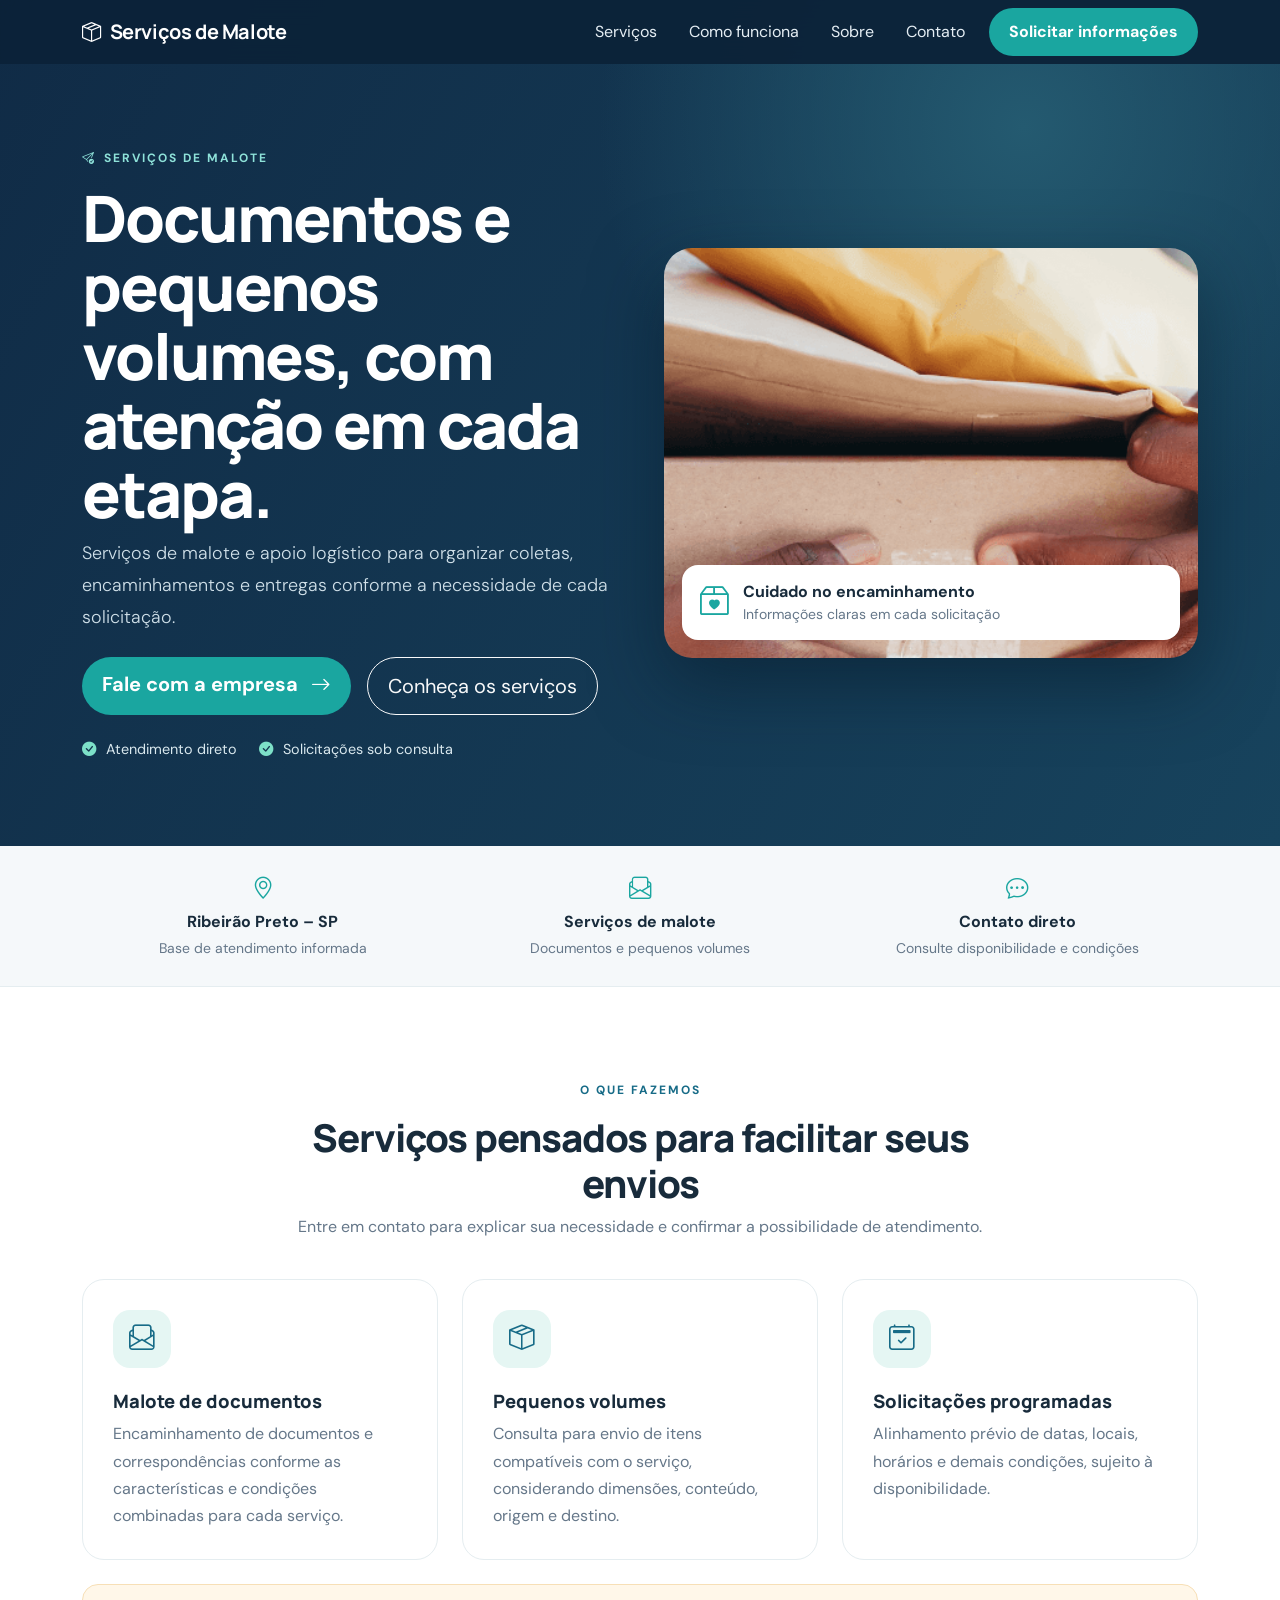
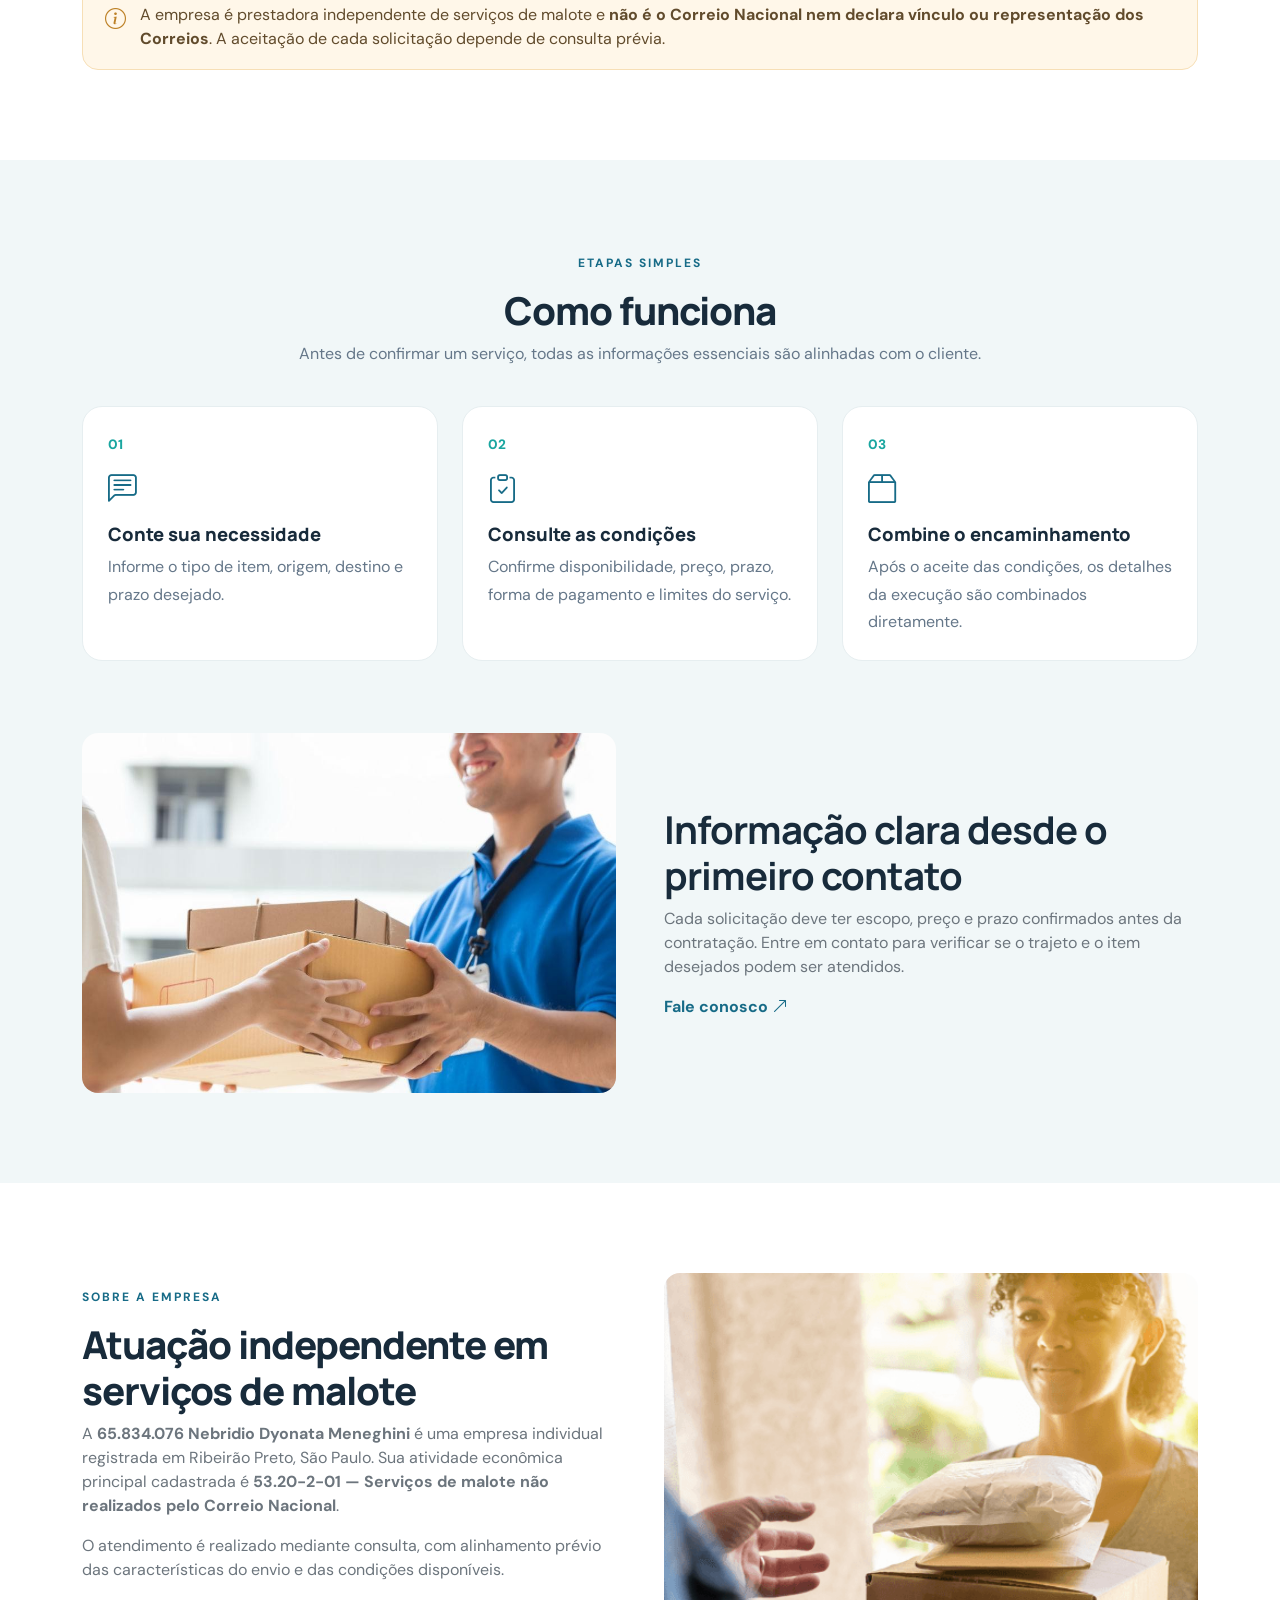
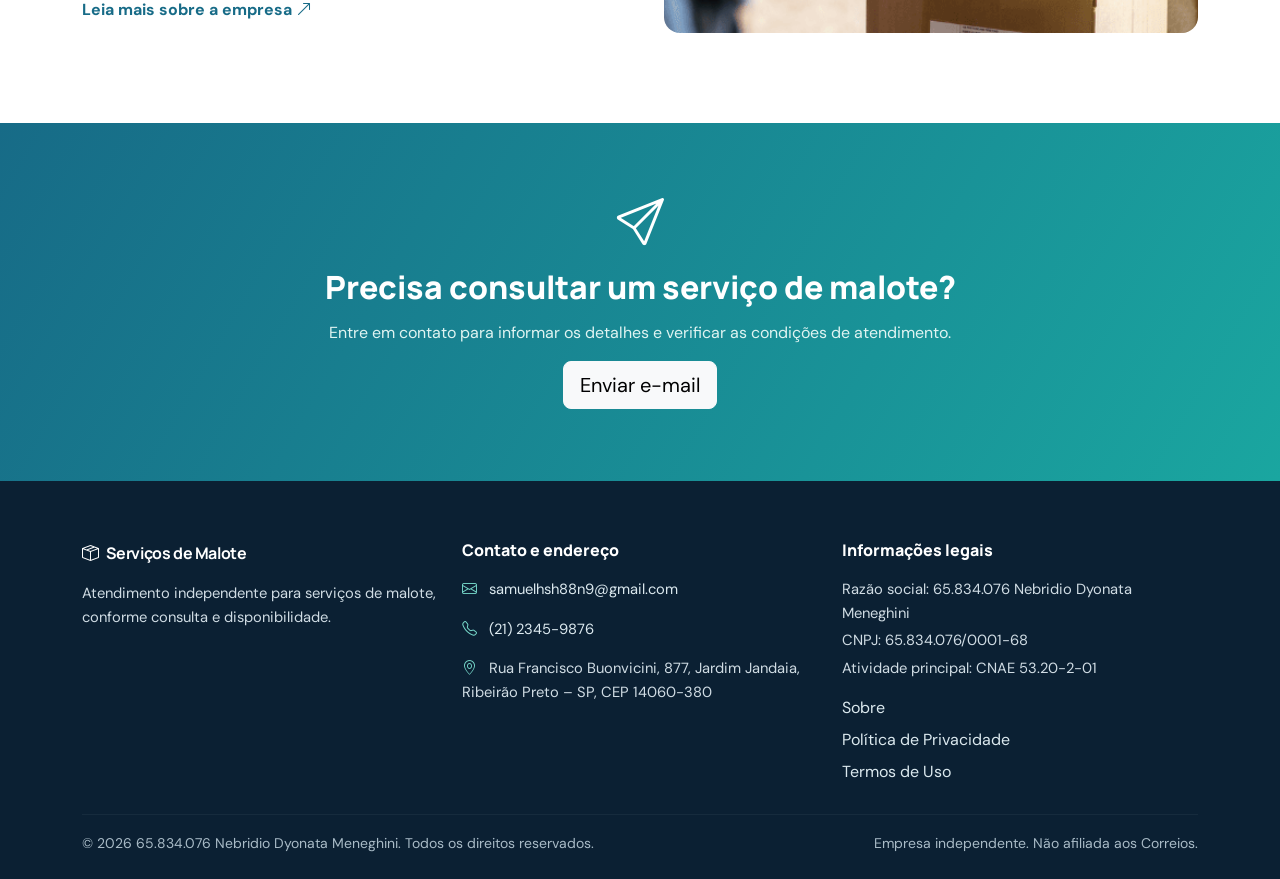
<file: index.html>
<!doctype html>
<html lang="pt-BR">
<head>
  <meta charset="utf-8">
  <meta name="viewport" content="width=device-width, initial-scale=1">
  <meta name="description" content="Serviços de malote e apoio logístico para envio e entrega de documentos e pequenos volumes em Ribeirão Preto e região.">
  <meta name="theme-color" content="#102b46">
  <title>Serviços de Malote | 65.834.076 Nebridio Dyonata Meneghini</title>
  <link href="https://cdn.jsdelivr.net/npm/bootstrap@5.3.3/dist/css/bootstrap.min.css" rel="stylesheet">
  <link href="https://cdn.jsdelivr.net/npm/bootstrap-icons@1.11.3/font/bootstrap-icons.min.css" rel="stylesheet">
  <link href="style.css" rel="stylesheet">
</head>
<body>
<nav class="navbar navbar-expand-lg navbar-dark fixed-top">
  <div class="container">
    <a class="navbar-brand fw-bold" href="#inicio"><i class="bi bi-box-seam me-2"></i>Serviços de Malote</a>
    <button class="navbar-toggler" type="button" data-bs-toggle="collapse" data-bs-target="#menu" aria-label="Abrir menu"><span class="navbar-toggler-icon"></span></button>
    <div class="collapse navbar-collapse" id="menu">
      <ul class="navbar-nav ms-auto align-items-lg-center gap-lg-3">
        <li class="nav-item"><a class="nav-link" href="#servicos">Serviços</a></li>
        <li class="nav-item"><a class="nav-link" href="#como-funciona">Como funciona</a></li>
        <li class="nav-item"><a class="nav-link" href="#sobre">Sobre</a></li>
        <li class="nav-item"><a class="nav-link" href="#contato">Contato</a></li>
        <li class="nav-item"><a class="btn btn-accent" href="mailto:samuelhsh88n9@gmail.com">Solicitar informações</a></li>
      </ul>
    </div>
  </div>
</nav>

<header id="inicio" class="hero">
  <div class="container">
    <div class="row align-items-center g-5">
      <div class="col-lg-6">
        <span class="eyebrow"><i class="bi bi-send-check me-2"></i>Serviços de malote</span>
        <h1>Documentos e pequenos volumes, com atenção em cada etapa.</h1>
        <p class="lead">Serviços de malote e apoio logístico para organizar coletas, encaminhamentos e entregas conforme a necessidade de cada solicitação.</p>
        <div class="d-flex flex-wrap gap-3 mt-4">
          <a class="btn btn-accent btn-lg" href="#contato">Fale com a empresa <i class="bi bi-arrow-right ms-2"></i></a>
          <a class="btn btn-outline-light btn-lg" href="#servicos">Conheça os serviços</a>
        </div>
        <div class="hero-points mt-4"><span><i class="bi bi-check-circle-fill"></i> Atendimento direto</span><span><i class="bi bi-check-circle-fill"></i> Solicitações sob consulta</span></div>
      </div>
      <div class="col-lg-6"><div class="hero-image"><img src="imagens/malote-banner.png" alt="Pacote sendo preparado para envio"><div class="image-note"><i class="bi bi-box2-heart"></i><span><strong>Cuidado no encaminhamento</strong><small>Informações claras em cada solicitação</small></span></div></div></div>
    </div>
  </div>
</header>

<section class="trust-strip"><div class="container"><div class="row g-3 text-center">
  <div class="col-md-4"><i class="bi bi-geo-alt"></i><strong>Ribeirão Preto – SP</strong><small>Base de atendimento informada</small></div>
  <div class="col-md-4"><i class="bi bi-envelope-paper"></i><strong>Serviços de malote</strong><small>Documentos e pequenos volumes</small></div>
  <div class="col-md-4"><i class="bi bi-chat-dots"></i><strong>Contato direto</strong><small>Consulte disponibilidade e condições</small></div>
</div></div></section>

<section id="servicos" class="section-pad"><div class="container">
  <div class="section-heading text-center"><span class="eyebrow dark">O que fazemos</span><h2>Serviços pensados para facilitar seus envios</h2><p>Entre em contato para explicar sua necessidade e confirmar a possibilidade de atendimento.</p></div>
  <div class="row g-4 mt-2">
    <div class="col-md-4"><article class="service-card"><div class="icon-box"><i class="bi bi-envelope-paper"></i></div><h3>Malote de documentos</h3><p>Encaminhamento de documentos e correspondências conforme as características e condições combinadas para cada serviço.</p></article></div>
    <div class="col-md-4"><article class="service-card"><div class="icon-box"><i class="bi bi-box-seam"></i></div><h3>Pequenos volumes</h3><p>Consulta para envio de itens compatíveis com o serviço, considerando dimensões, conteúdo, origem e destino.</p></article></div>
    <div class="col-md-4"><article class="service-card"><div class="icon-box"><i class="bi bi-calendar2-check"></i></div><h3>Solicitações programadas</h3><p>Alinhamento prévio de datas, locais, horários e demais condições, sujeito à disponibilidade.</p></article></div>
  </div>
  <div class="notice mt-4"><i class="bi bi-info-circle"></i><p class="mb-0">A empresa é prestadora independente de serviços de malote e <strong>não é o Correio Nacional nem declara vínculo ou representação dos Correios</strong>. A aceitação de cada solicitação depende de consulta prévia.</p></div>
</div></section>

<section id="como-funciona" class="section-pad section-soft"><div class="container">
  <div class="section-heading text-center"><span class="eyebrow dark">Etapas simples</span><h2>Como funciona</h2><p>Antes de confirmar um serviço, todas as informações essenciais são alinhadas com o cliente.</p></div>
  <div class="row g-4 mt-2">
    <div class="col-md-4"><div class="step"><span>01</span><i class="bi bi-chat-left-text"></i><h3>Conte sua necessidade</h3><p>Informe o tipo de item, origem, destino e prazo desejado.</p></div></div>
    <div class="col-md-4"><div class="step"><span>02</span><i class="bi bi-clipboard-check"></i><h3>Consulte as condições</h3><p>Confirme disponibilidade, preço, prazo, forma de pagamento e limites do serviço.</p></div></div>
    <div class="col-md-4"><div class="step"><span>03</span><i class="bi bi-box2"></i><h3>Combine o encaminhamento</h3><p>Após o aceite das condições, os detalhes da execução são combinados diretamente.</p></div></div>
  </div>
  <div class="row align-items-center g-5 mt-4"><div class="col-lg-6"><img class="rounded-4 section-image" src="imagens/entrega-caixa.jpg" alt="Entrega de uma caixa ao destinatário"></div><div class="col-lg-6"><h2 class="h2 fw-bold">Informação clara desde o primeiro contato</h2><p class="text-secondary">Cada solicitação deve ter escopo, preço e prazo confirmados antes da contratação. Entre em contato para verificar se o trajeto e o item desejados podem ser atendidos.</p><a class="text-link" href="#contato">Fale conosco <i class="bi bi-arrow-up-right"></i></a></div></div>
</div></section>

<section id="sobre" class="section-pad"><div class="container"><div class="row align-items-center g-5">
  <div class="col-lg-6"><span class="eyebrow dark">Sobre a empresa</span><h2>Atuação independente em serviços de malote</h2><p class="text-secondary">A <strong>65.834.076 Nebridio Dyonata Meneghini</strong> é uma empresa individual registrada em Ribeirão Preto, São Paulo. Sua atividade econômica principal cadastrada é <strong>53.20-2-01 — Serviços de malote não realizados pelo Correio Nacional</strong>.</p><p class="text-secondary">O atendimento é realizado mediante consulta, com alinhamento prévio das características do envio e das condições disponíveis.</p><a href="sobre.html" class="text-link">Leia mais sobre a empresa <i class="bi bi-arrow-up-right"></i></a></div>
  <div class="col-lg-6"><img class="rounded-4 section-image" src="imagens/entrega-cliente.png" alt="Entrega de pacote diretamente ao cliente"></div>
</div></div></section>

<section class="cta"><div class="container text-center"><i class="bi bi-send display-5"></i><h2>Precisa consultar um serviço de malote?</h2><p>Entre em contato para informar os detalhes e verificar as condições de atendimento.</p><a class="btn btn-light btn-lg" href="mailto:samuelhsh88n9@gmail.com">Enviar e-mail</a></div></section>

<footer id="contato" class="footer"><div class="container">
  <div class="row g-4">
    <div class="col-lg-4"><a class="navbar-brand text-white fw-bold" href="#inicio"><i class="bi bi-box-seam me-2"></i>Serviços de Malote</a><p class="footer-muted mt-3">Atendimento independente para serviços de malote, conforme consulta e disponibilidade.</p></div>
    <div class="col-md-4 col-lg-4"><h3>Contato e endereço</h3><p><i class="bi bi-envelope"></i> <a href="mailto:samuelhsh88n9@gmail.com">samuelhsh88n9@gmail.com</a></p><p><i class="bi bi-telephone"></i> <a href="tel:+552123459876">(21) 2345-9876</a></p><p><i class="bi bi-geo-alt"></i> Rua Francisco Buonvicini, 877, Jardim Jandaia, Ribeirão Preto – SP, CEP 14060-380</p></div>
    <div class="col-md-4 col-lg-4"><h3>Informações legais</h3><p class="mb-1">Razão social: 65.834.076 Nebridio Dyonata Meneghini</p><p class="mb-1">CNPJ: 65.834.076/0001-68</p><p class="mb-1">Atividade principal: CNAE 53.20-2-01</p><div class="footer-links mt-3"><a href="sobre.html">Sobre</a><a href="privacidade.html">Política de Privacidade</a><a href="termos.html">Termos de Uso</a></div></div>
  </div><hr><div class="d-flex flex-wrap justify-content-between gap-2 footer-muted"><small>© <span id="year"></span> 65.834.076 Nebridio Dyonata Meneghini. Todos os direitos reservados.</small><small>Empresa independente. Não afiliada aos Correios.</small></div>
</div></footer>
<script src="https://cdn.jsdelivr.net/npm/bootstrap@5.3.3/dist/js/bootstrap.bundle.min.js"></script><script>document.getElementById('year').textContent=new Date().getFullYear();</script>
</body></html>
</file>
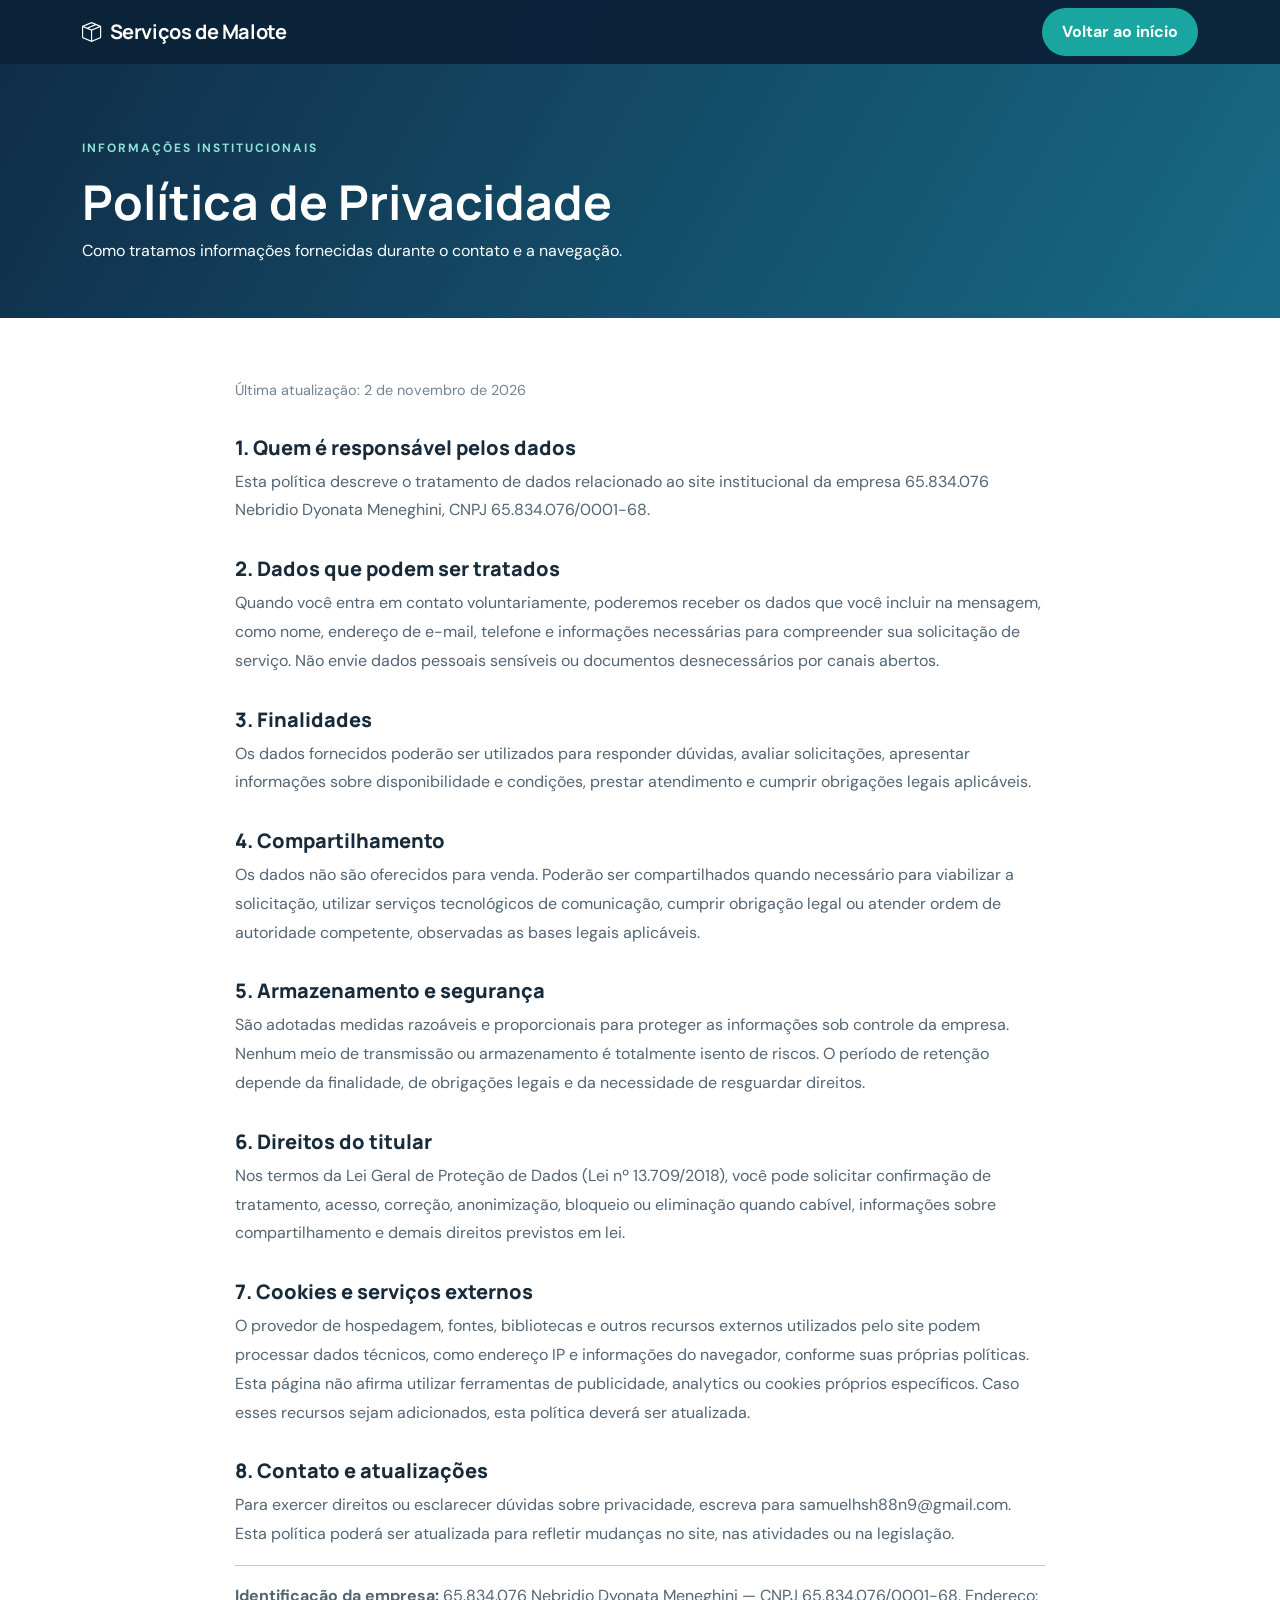
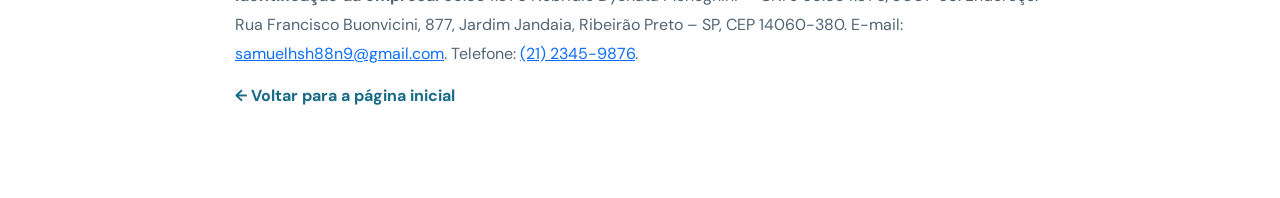
<file: privacidade.html>
<!doctype html><html lang="pt-BR"><head><meta charset="utf-8"><meta name="viewport" content="width=device-width, initial-scale=1"><title>Política de Privacidade | 65.834.076 Nebridio Dyonata Meneghini</title><link href="https://cdn.jsdelivr.net/npm/bootstrap@5.3.3/dist/css/bootstrap.min.css" rel="stylesheet"><link href="https://cdn.jsdelivr.net/npm/bootstrap-icons@1.11.3/font/bootstrap-icons.min.css" rel="stylesheet"><link href="style.css" rel="stylesheet"></head><body><nav class="navbar navbar-expand-lg navbar-dark fixed-top"><div class="container"><a class="navbar-brand fw-bold" href="index.html"><i class="bi bi-box-seam me-2"></i>Serviços de Malote</a><a class="btn btn-accent" href="index.html">Voltar ao início</a></div></nav><header class="legal-hero"><div class="container"><span class="eyebrow">Informações institucionais</span><h1 class="display-5 fw-bold">Política de Privacidade</h1><p class="mb-0">Como tratamos informações fornecidas durante o contato e a navegação.</p></div></header><main class="legal-content"><p class="updated">Última atualização: 2 de novembro de 2026</p><h2>1. Quem é responsável pelos dados</h2><p>Esta política descreve o tratamento de dados relacionado ao site institucional da empresa 65.834.076 Nebridio Dyonata Meneghini, CNPJ 65.834.076/0001-68.</p><h2>2. Dados que podem ser tratados</h2><p>Quando você entra em contato voluntariamente, poderemos receber os dados que você incluir na mensagem, como nome, endereço de e-mail, telefone e informações necessárias para compreender sua solicitação de serviço. Não envie dados pessoais sensíveis ou documentos desnecessários por canais abertos.</p><h2>3. Finalidades</h2><p>Os dados fornecidos poderão ser utilizados para responder dúvidas, avaliar solicitações, apresentar informações sobre disponibilidade e condições, prestar atendimento e cumprir obrigações legais aplicáveis.</p><h2>4. Compartilhamento</h2><p>Os dados não são oferecidos para venda. Poderão ser compartilhados quando necessário para viabilizar a solicitação, utilizar serviços tecnológicos de comunicação, cumprir obrigação legal ou atender ordem de autoridade competente, observadas as bases legais aplicáveis.</p><h2>5. Armazenamento e segurança</h2><p>São adotadas medidas razoáveis e proporcionais para proteger as informações sob controle da empresa. Nenhum meio de transmissão ou armazenamento é totalmente isento de riscos. O período de retenção depende da finalidade, de obrigações legais e da necessidade de resguardar direitos.</p><h2>6. Direitos do titular</h2><p>Nos termos da Lei Geral de Proteção de Dados (Lei nº 13.709/2018), você pode solicitar confirmação de tratamento, acesso, correção, anonimização, bloqueio ou eliminação quando cabível, informações sobre compartilhamento e demais direitos previstos em lei.</p><h2>7. Cookies e serviços externos</h2><p>O provedor de hospedagem, fontes, bibliotecas e outros recursos externos utilizados pelo site podem processar dados técnicos, como endereço IP e informações do navegador, conforme suas próprias políticas. Esta página não afirma utilizar ferramentas de publicidade, analytics ou cookies próprios específicos. Caso esses recursos sejam adicionados, esta política deverá ser atualizada.</p><h2>8. Contato e atualizações</h2><p>Para exercer direitos ou esclarecer dúvidas sobre privacidade, escreva para samuelhsh88n9@gmail.com. Esta política poderá ser atualizada para refletir mudanças no site, nas atividades ou na legislação.</p><hr><p><strong>Identificação da empresa:</strong> 65.834.076 Nebridio Dyonata Meneghini — CNPJ 65.834.076/0001-68. Endereço: Rua Francisco Buonvicini, 877, Jardim Jandaia, Ribeirão Preto – SP, CEP 14060-380. E-mail: <a href="mailto:samuelhsh88n9@gmail.com">samuelhsh88n9@gmail.com</a>. Telefone: <a href="tel:+552123459876">(21) 2345-9876</a>.</p><a class="text-link" href="index.html">← Voltar para a página inicial</a></main></body></html>
</file>
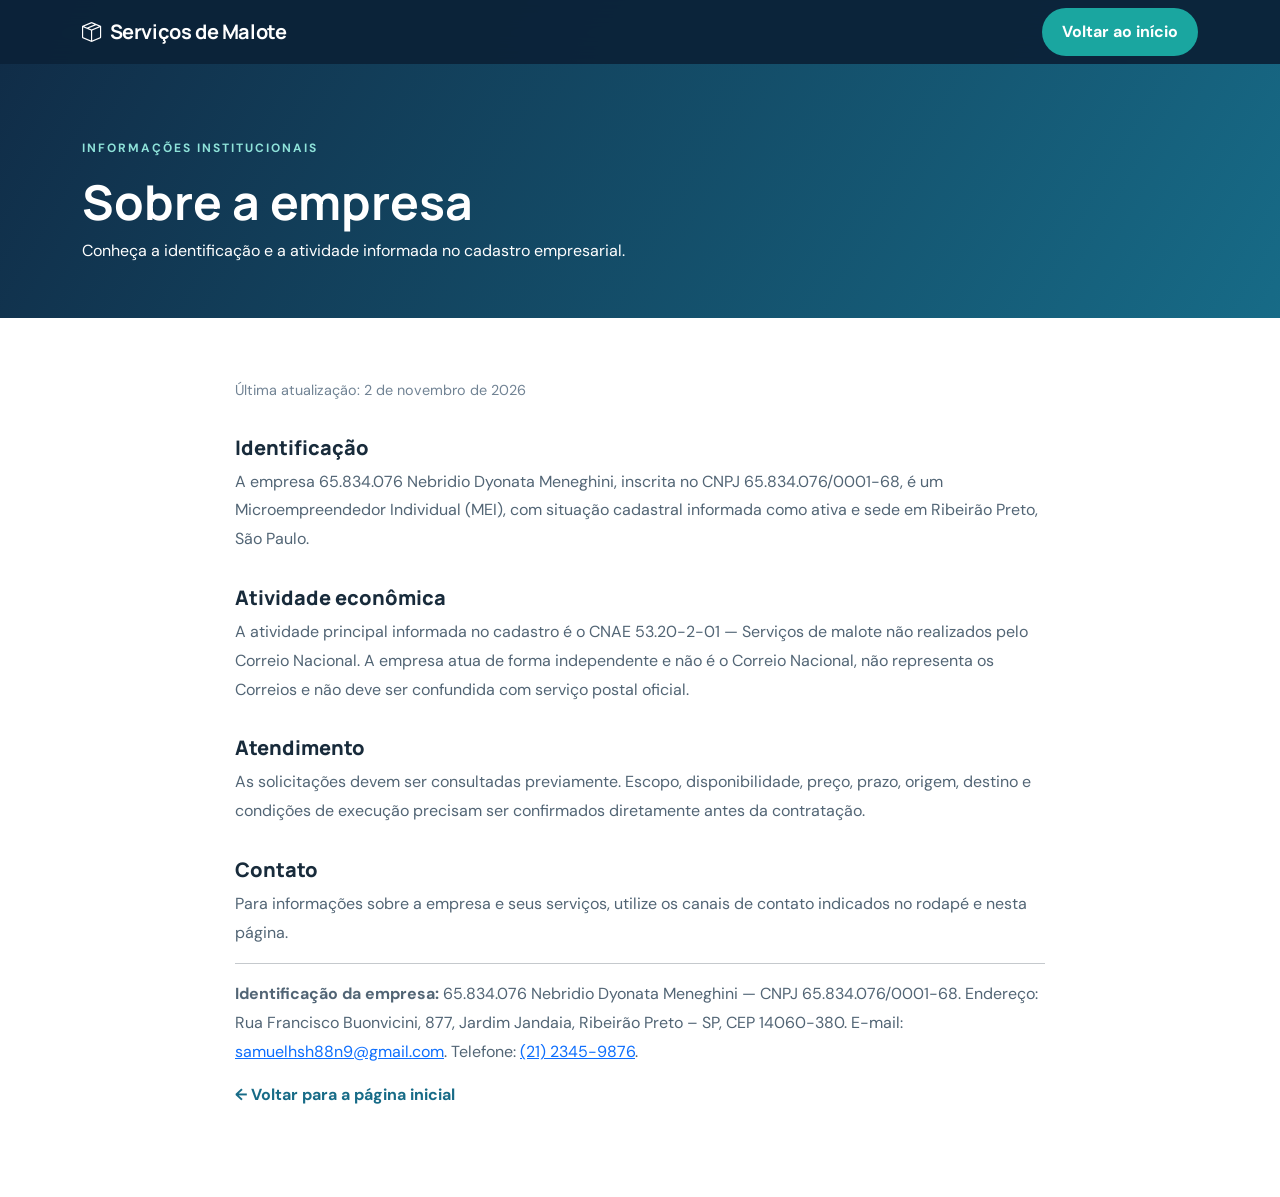
<file: sobre.html>
<!doctype html><html lang="pt-BR"><head><meta charset="utf-8"><meta name="viewport" content="width=device-width, initial-scale=1"><title>Sobre a empresa | 65.834.076 Nebridio Dyonata Meneghini</title><link href="https://cdn.jsdelivr.net/npm/bootstrap@5.3.3/dist/css/bootstrap.min.css" rel="stylesheet"><link href="https://cdn.jsdelivr.net/npm/bootstrap-icons@1.11.3/font/bootstrap-icons.min.css" rel="stylesheet"><link href="style.css" rel="stylesheet"></head><body><nav class="navbar navbar-expand-lg navbar-dark fixed-top"><div class="container"><a class="navbar-brand fw-bold" href="index.html"><i class="bi bi-box-seam me-2"></i>Serviços de Malote</a><a class="btn btn-accent" href="index.html">Voltar ao início</a></div></nav><header class="legal-hero"><div class="container"><span class="eyebrow">Informações institucionais</span><h1 class="display-5 fw-bold">Sobre a empresa</h1><p class="mb-0">Conheça a identificação e a atividade informada no cadastro empresarial.</p></div></header><main class="legal-content"><p class="updated">Última atualização: 2 de novembro de 2026</p><h2>Identificação</h2><p>A empresa 65.834.076 Nebridio Dyonata Meneghini, inscrita no CNPJ 65.834.076/0001-68, é um Microempreendedor Individual (MEI), com situação cadastral informada como ativa e sede em Ribeirão Preto, São Paulo.</p><h2>Atividade econômica</h2><p>A atividade principal informada no cadastro é o CNAE 53.20-2-01 — Serviços de malote não realizados pelo Correio Nacional. A empresa atua de forma independente e não é o Correio Nacional, não representa os Correios e não deve ser confundida com serviço postal oficial.</p><h2>Atendimento</h2><p>As solicitações devem ser consultadas previamente. Escopo, disponibilidade, preço, prazo, origem, destino e condições de execução precisam ser confirmados diretamente antes da contratação.</p><h2>Contato</h2><p>Para informações sobre a empresa e seus serviços, utilize os canais de contato indicados no rodapé e nesta página.</p><hr><p><strong>Identificação da empresa:</strong> 65.834.076 Nebridio Dyonata Meneghini — CNPJ 65.834.076/0001-68. Endereço: Rua Francisco Buonvicini, 877, Jardim Jandaia, Ribeirão Preto – SP, CEP 14060-380. E-mail: <a href="mailto:samuelhsh88n9@gmail.com">samuelhsh88n9@gmail.com</a>. Telefone: <a href="tel:+552123459876">(21) 2345-9876</a>.</p><a class="text-link" href="index.html">← Voltar para a página inicial</a></main></body></html>
</file>
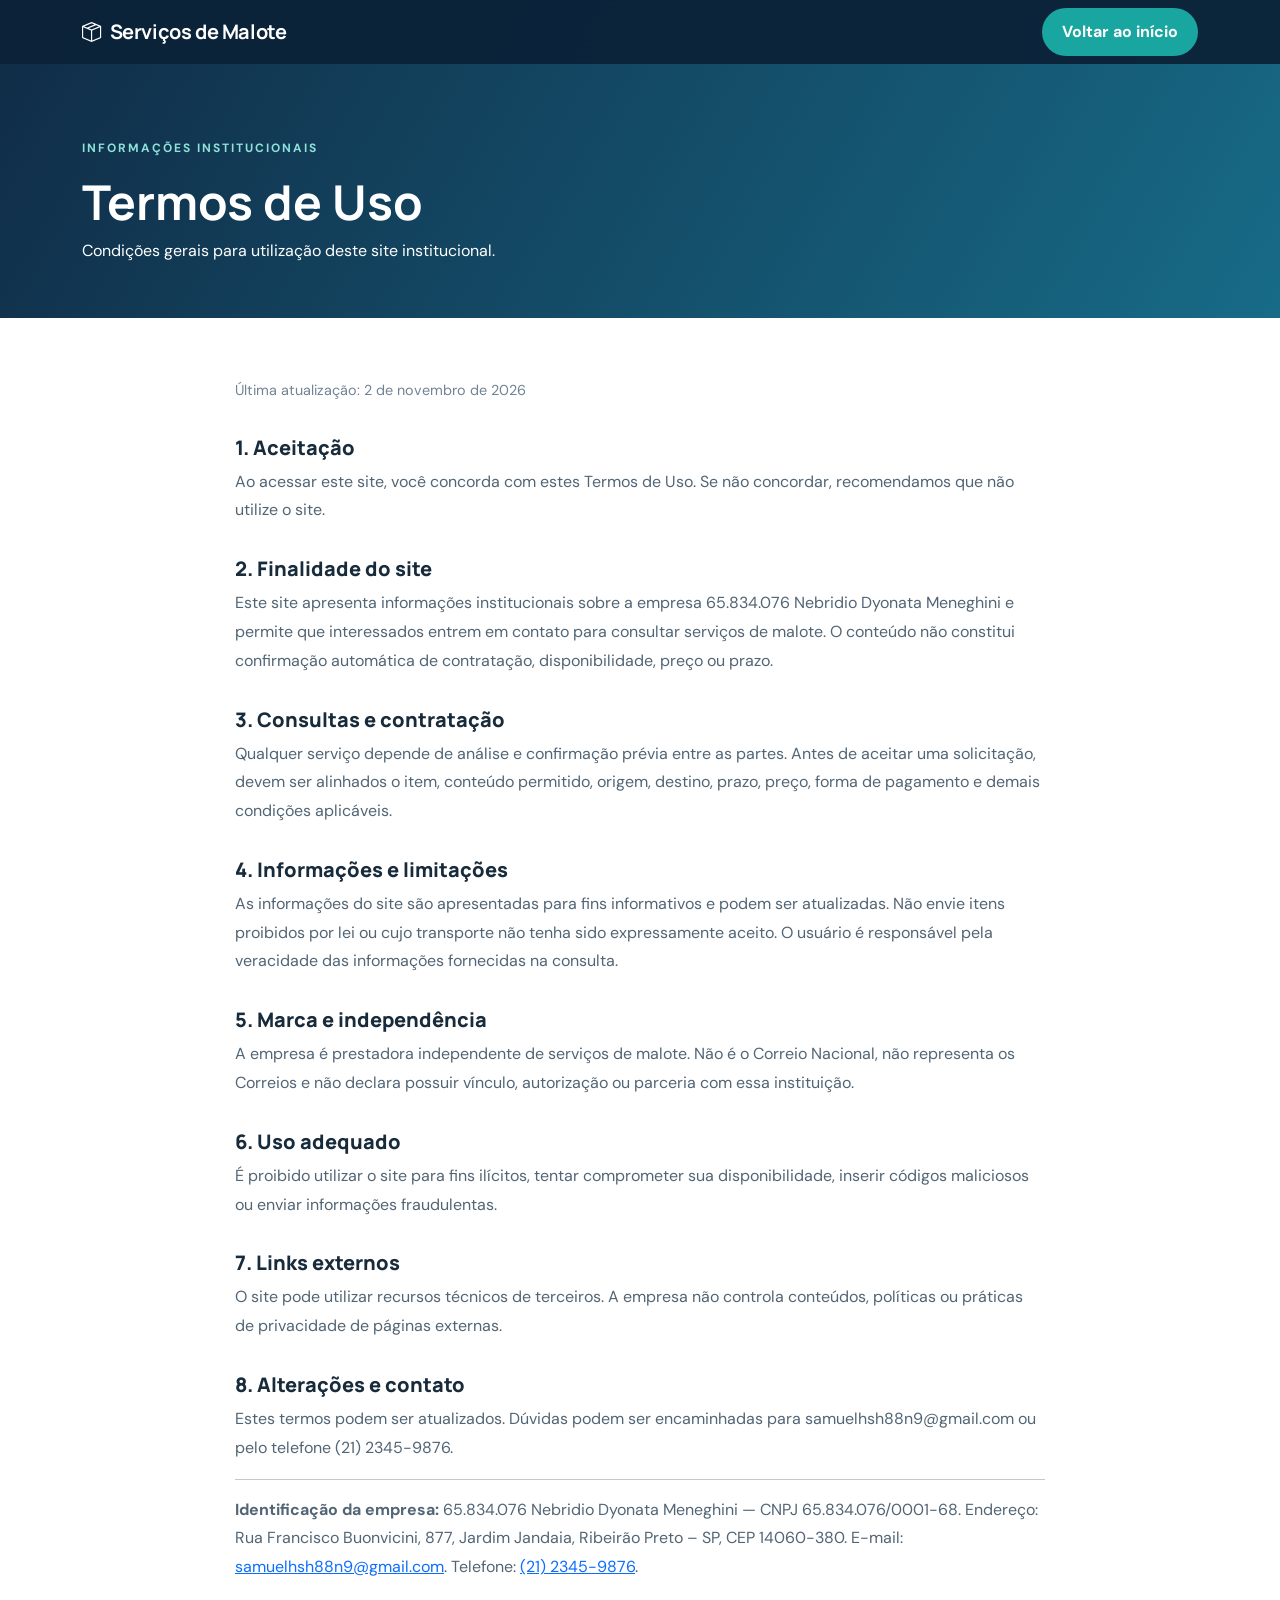
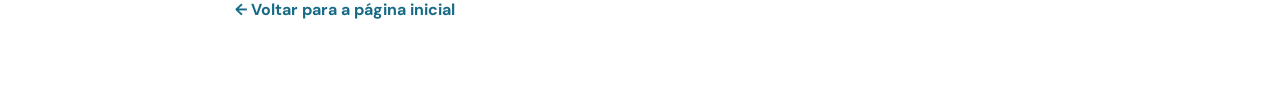
<file: termos.html>
<!doctype html><html lang="pt-BR"><head><meta charset="utf-8"><meta name="viewport" content="width=device-width, initial-scale=1"><title>Termos de Uso | 65.834.076 Nebridio Dyonata Meneghini</title><link href="https://cdn.jsdelivr.net/npm/bootstrap@5.3.3/dist/css/bootstrap.min.css" rel="stylesheet"><link href="https://cdn.jsdelivr.net/npm/bootstrap-icons@1.11.3/font/bootstrap-icons.min.css" rel="stylesheet"><link href="style.css" rel="stylesheet"></head><body><nav class="navbar navbar-expand-lg navbar-dark fixed-top"><div class="container"><a class="navbar-brand fw-bold" href="index.html"><i class="bi bi-box-seam me-2"></i>Serviços de Malote</a><a class="btn btn-accent" href="index.html">Voltar ao início</a></div></nav><header class="legal-hero"><div class="container"><span class="eyebrow">Informações institucionais</span><h1 class="display-5 fw-bold">Termos de Uso</h1><p class="mb-0">Condições gerais para utilização deste site institucional.</p></div></header><main class="legal-content"><p class="updated">Última atualização: 2 de novembro de 2026</p><h2>1. Aceitação</h2><p>Ao acessar este site, você concorda com estes Termos de Uso. Se não concordar, recomendamos que não utilize o site.</p><h2>2. Finalidade do site</h2><p>Este site apresenta informações institucionais sobre a empresa 65.834.076 Nebridio Dyonata Meneghini e permite que interessados entrem em contato para consultar serviços de malote. O conteúdo não constitui confirmação automática de contratação, disponibilidade, preço ou prazo.</p><h2>3. Consultas e contratação</h2><p>Qualquer serviço depende de análise e confirmação prévia entre as partes. Antes de aceitar uma solicitação, devem ser alinhados o item, conteúdo permitido, origem, destino, prazo, preço, forma de pagamento e demais condições aplicáveis.</p><h2>4. Informações e limitações</h2><p>As informações do site são apresentadas para fins informativos e podem ser atualizadas. Não envie itens proibidos por lei ou cujo transporte não tenha sido expressamente aceito. O usuário é responsável pela veracidade das informações fornecidas na consulta.</p><h2>5. Marca e independência</h2><p>A empresa é prestadora independente de serviços de malote. Não é o Correio Nacional, não representa os Correios e não declara possuir vínculo, autorização ou parceria com essa instituição.</p><h2>6. Uso adequado</h2><p>É proibido utilizar o site para fins ilícitos, tentar comprometer sua disponibilidade, inserir códigos maliciosos ou enviar informações fraudulentas.</p><h2>7. Links externos</h2><p>O site pode utilizar recursos técnicos de terceiros. A empresa não controla conteúdos, políticas ou práticas de privacidade de páginas externas.</p><h2>8. Alterações e contato</h2><p>Estes termos podem ser atualizados. Dúvidas podem ser encaminhadas para samuelhsh88n9@gmail.com ou pelo telefone (21) 2345-9876.</p><hr><p><strong>Identificação da empresa:</strong> 65.834.076 Nebridio Dyonata Meneghini — CNPJ 65.834.076/0001-68. Endereço: Rua Francisco Buonvicini, 877, Jardim Jandaia, Ribeirão Preto – SP, CEP 14060-380. E-mail: <a href="mailto:samuelhsh88n9@gmail.com">samuelhsh88n9@gmail.com</a>. Telefone: <a href="tel:+552123459876">(21) 2345-9876</a>.</p><a class="text-link" href="index.html">← Voltar para a página inicial</a></main></body></html>
</file>
<file: style.css>
@import url('https://fonts.googleapis.com/css2?family=DM+Sans:wght@400;500;600;700&family=Manrope:wght@400;500;600;700;800&display=swap');
:root{--navy:#102b46;--blue:#176b87;--teal:#1aa6a0;--ink:#182b3b;--muted:#657789;--pale:#f1f7f8;--gold:#f4b95f}
*{box-sizing:border-box}html{scroll-behavior:smooth;scroll-padding-top:85px}body{font-family:'DM Sans',sans-serif;color:var(--ink)}h1,h2,h3,.navbar-brand{font-family:Manrope,sans-serif}.navbar{background:rgba(12,35,57,.96);backdrop-filter:blur(12px)}.navbar-brand{letter-spacing:-.4px}.nav-link{color:#e5eef4!important}.btn-accent{background:var(--teal);color:white;border:0;border-radius:50px;padding:.75rem 1.25rem;font-weight:700}.btn-accent:hover{background:#138b87;color:white}.hero{padding:145px 0 85px;background:radial-gradient(circle at 80% 15%,#245a70 0,transparent 34%),linear-gradient(120deg,#102b46,#17435d);color:white;overflow:hidden}.eyebrow{display:inline-block;text-transform:uppercase;letter-spacing:2px;font-size:.75rem;font-weight:700;color:#8ee2d9;margin-bottom:1rem}.eyebrow.dark{color:var(--blue)}.hero h1{font-size:clamp(2.5rem,5vw,4.5rem);line-height:1.08;font-weight:800;letter-spacing:-2px;max-width:650px}.hero .lead{color:#d0e0e9;max-width:590px;font-size:1.12rem;line-height:1.8}.btn-outline-light{border-radius:50px;padding:.8rem 1.25rem}.hero-image{position:relative;border-radius:28px;overflow:hidden;box-shadow:0 25px 70px #061a2a88}.hero-image>img{width:100%;height:410px;object-fit:cover}.image-note{position:absolute;bottom:18px;left:18px;right:18px;background:#fff;color:var(--ink);padding:15px 18px;border-radius:16px;display:flex;align-items:center;gap:14px}.image-note>i{font-size:1.8rem;color:var(--teal)}.image-note small{display:block;color:var(--muted)}.hero-points{display:flex;gap:22px;flex-wrap:wrap;color:#d9e8ee;font-size:.9rem}.hero-points i{color:#7de0c8;margin-right:6px}.trust-strip{padding:27px 0;background:#f5f8fa;border-bottom:1px solid #e5edf0}.trust-strip .col-md-4{display:flex;flex-direction:column;align-items:center;gap:4px}.trust-strip i{font-size:1.4rem;color:var(--teal)}.trust-strip small{color:var(--muted)}.section-pad{padding:90px 0}.section-soft{background:var(--pale)}.section-heading{max-width:700px;margin:auto}.section-heading h2,.section-pad h2{font-weight:800;letter-spacing:-1px;font-size:clamp(2rem,3vw,2.8rem)}.section-heading p{color:var(--muted)}.service-card{height:100%;padding:30px;border:1px solid #e5edf0;border-radius:22px;background:white;transition:.25s}.service-card:hover{transform:translateY(-6px);box-shadow:0 18px 40px #163c5514}.icon-box{width:58px;height:58px;display:grid;place-items:center;border-radius:17px;background:#e5f6f3;color:var(--blue);font-size:1.6rem;margin-bottom:22px}.service-card h3,.step h3{font-size:1.15rem;font-weight:800}.service-card p,.step p{color:var(--muted);line-height:1.7;margin-bottom:0}.notice{display:flex;gap:14px;padding:18px 22px;background:#fff7e9;border:1px solid #f7dfb6;border-radius:16px;color:#614b2c}.notice i{font-size:1.3rem;color:#bd8126}.step{height:100%;padding:25px;border-radius:20px;background:white;border:1px solid #e6eef0}.step>span{display:inline-block;color:var(--teal);font-weight:800;font-size:.85rem}.step>i{display:block;font-size:1.8rem;color:var(--blue);margin:12px 0}.section-image{width:100%;height:360px;object-fit:cover}.text-link{color:var(--blue);font-weight:700;text-decoration:none}.cta{padding:72px 0;background:linear-gradient(120deg,var(--blue),var(--teal));color:white}.cta h2{font-weight:800;margin:15px 0}.cta p{color:#e0f4f2}.footer{background:#0b2033;color:white;padding:60px 0 25px}.footer h3{font-size:1rem;font-weight:800;margin-bottom:18px}.footer p{color:#d0dce4;font-size:.92rem;line-height:1.6}.footer p i{color:#77d9cb;margin-right:8px}.footer a{color:#dce9ef;text-decoration:none}.footer a:hover{color:#7de0d2}.footer-muted{color:#a9bbc7}.footer-links{display:flex;flex-direction:column;gap:8px}.footer hr{border-color:#ffffff30;margin:30px 0 18px}.legal-hero{padding:135px 0 55px;background:linear-gradient(120deg,#102b46,#176b87);color:white}.legal-content{max-width:850px;margin:auto;padding:60px 20px 90px}.legal-content h2{font-size:1.25rem;font-weight:800;margin-top:32px}.legal-content p,.legal-content li{color:#526575;line-height:1.8}.legal-content .updated{color:#718394;font-size:.9rem}@media(max-width:767px){.hero{padding:120px 0 60px}.hero-image>img{height:290px}.section-pad{padding:65px 0}.section-image{height:280px}.hero h1{letter-spacing:-1px}}
</file>
